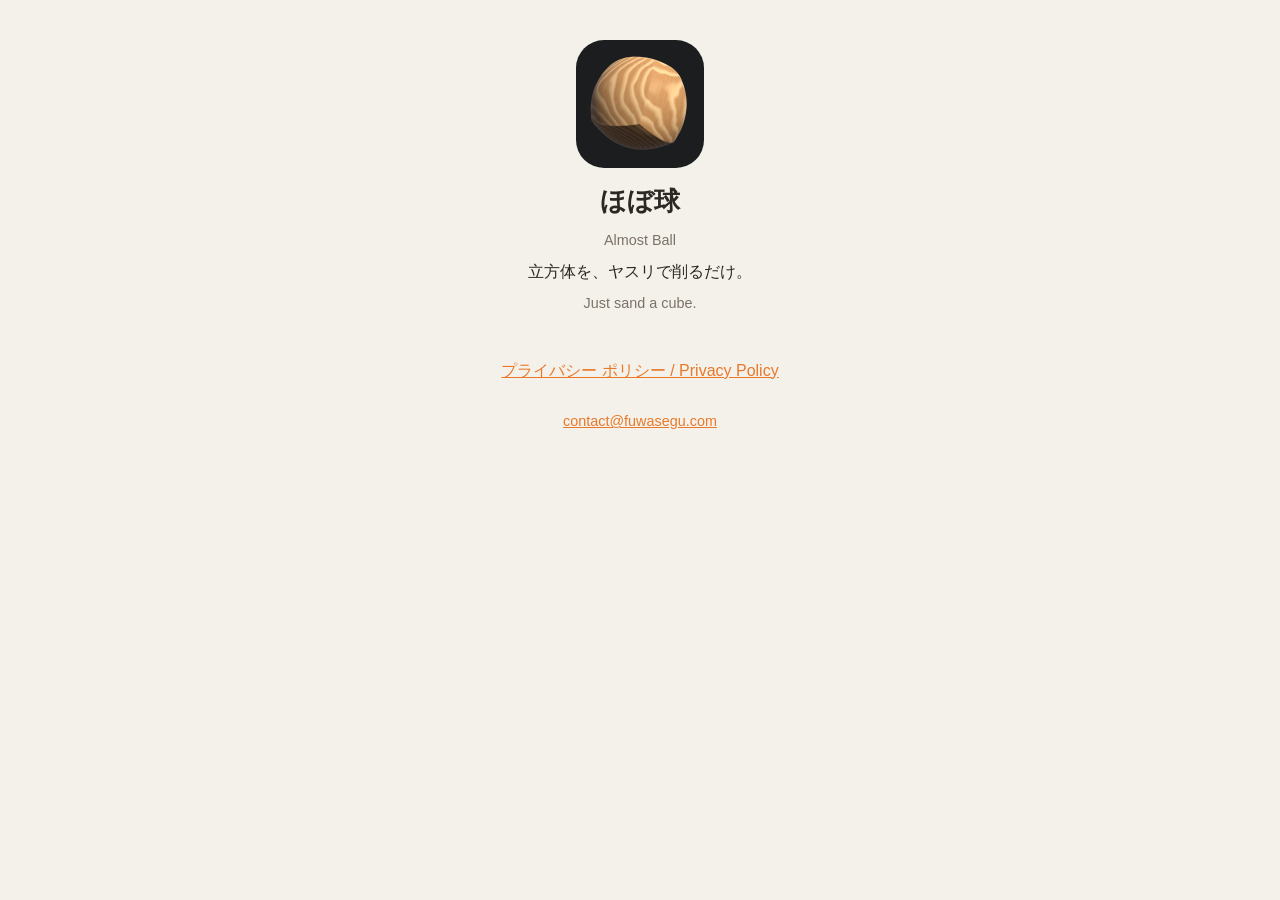
<file: index.html>
<!doctype html>
<html lang="ja">
<head>
<meta charset="utf-8">
<meta name="viewport" content="width=device-width, initial-scale=1">
<title>ほぼ球 / Almost Ball</title>
<meta name="description" content="立方体を、ヤスリで削るだけ。 / Just sand a cube.">
<link rel="icon" href="icon.png">
<link rel="stylesheet" href="style.css">
</head>
<body>
<main class="hero">
<img src="icon.png" alt="">
<h1>ほぼ球</h1>
<p class="sub">Almost Ball</p>
<p>立方体を、ヤスリで削るだけ。</p>
<p class="sub">Just sand a cube.</p>
<nav><a href="privacy/">プライバシー ポリシー / Privacy Policy</a></nav>
<p class="sub" style="margin-top:24px"><a href="mailto:contact@fuwasegu.com">contact@fuwasegu.com</a></p>
</main>
</body>
</html>
</file>
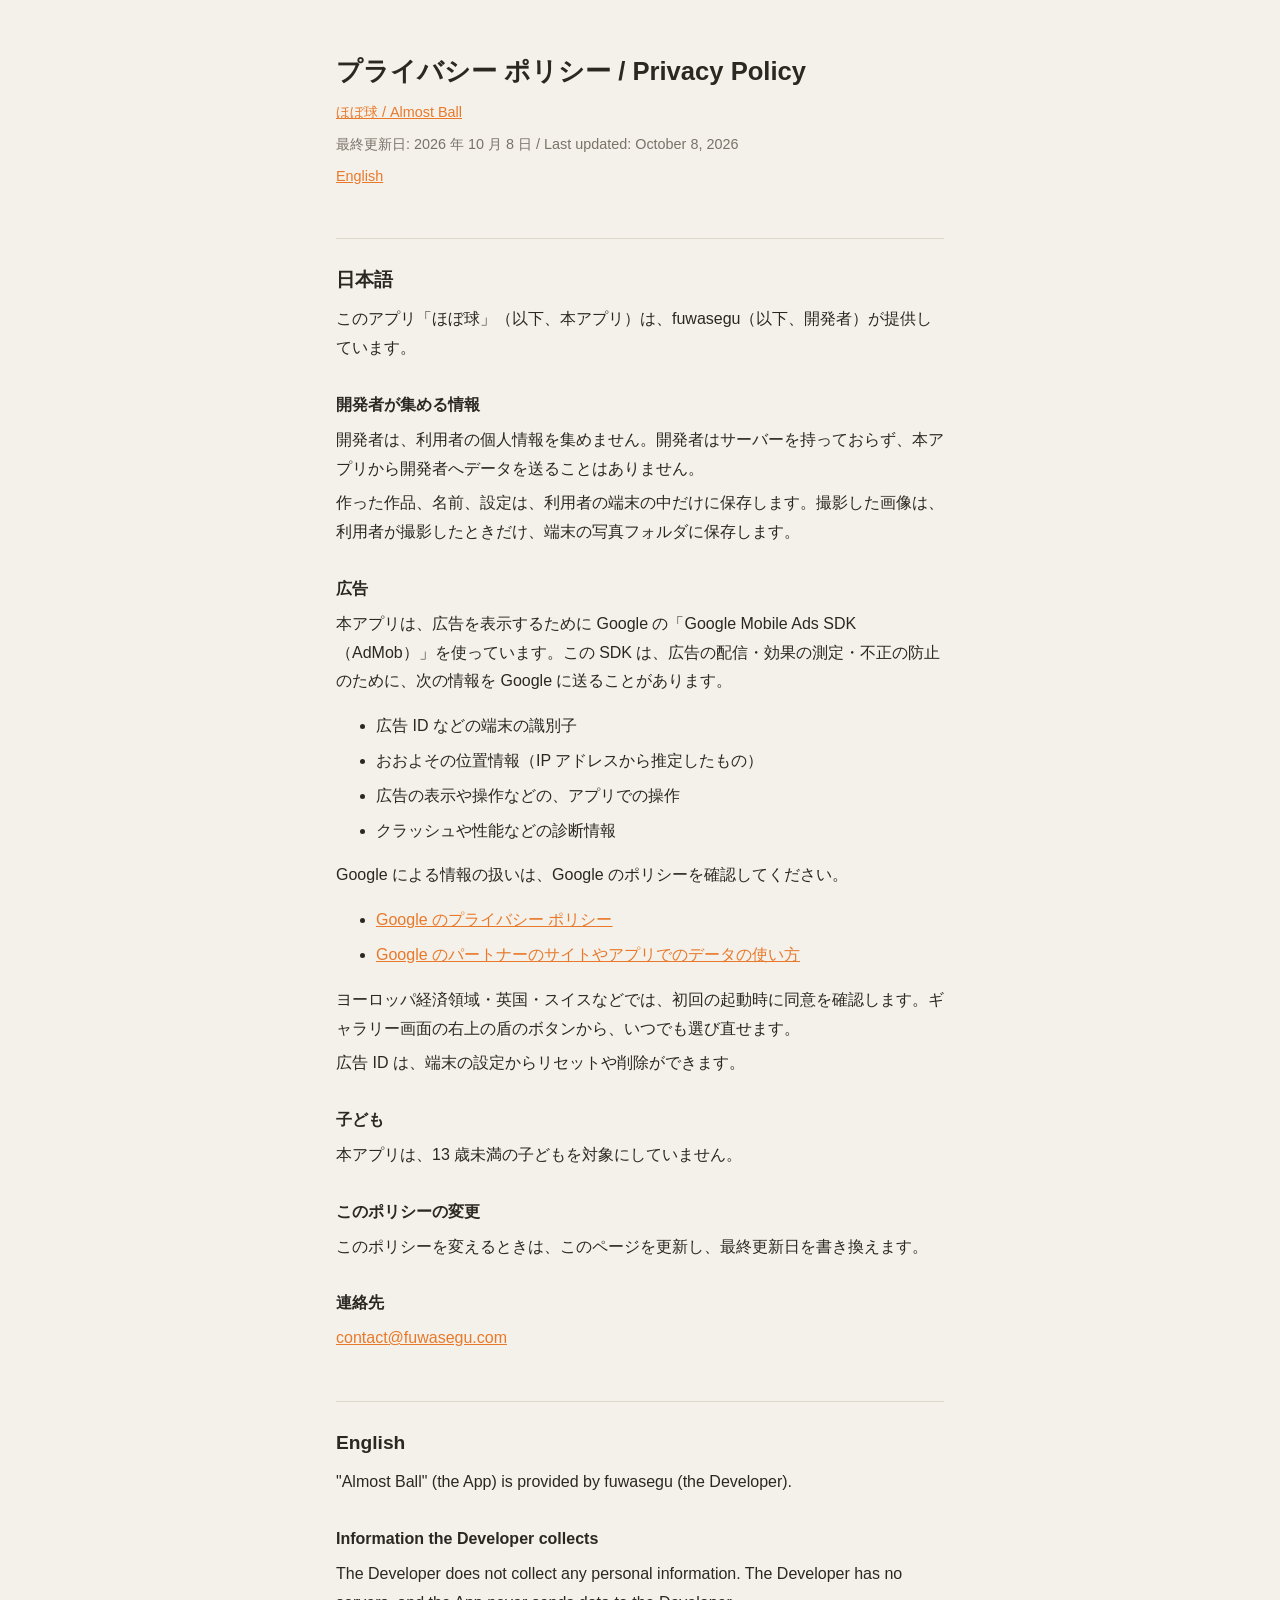
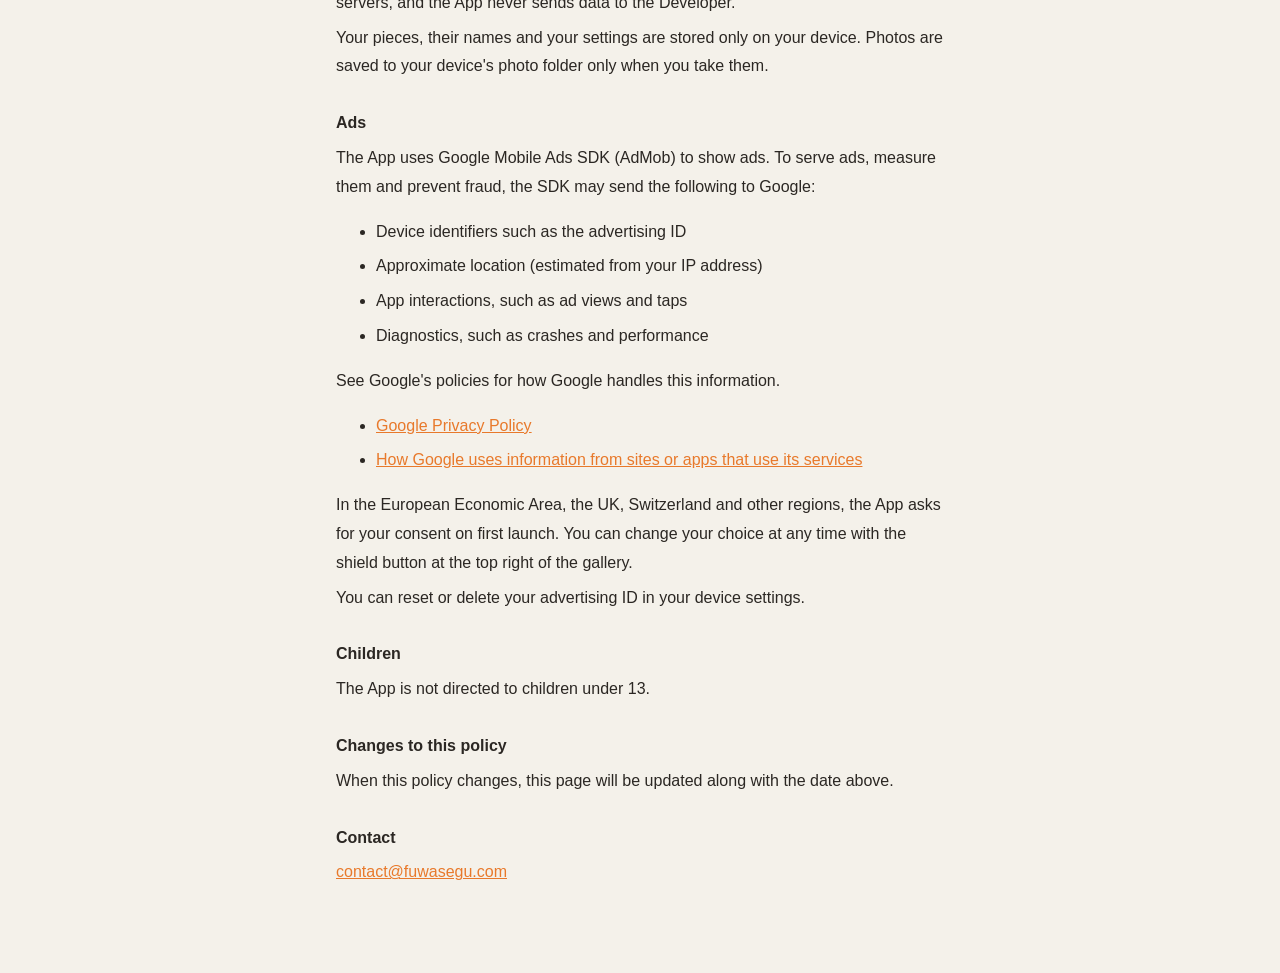
<file: privacy/index.html>
<!doctype html>
<html lang="ja">
<head>
<meta charset="utf-8">
<meta name="viewport" content="width=device-width, initial-scale=1">
<title>プライバシー ポリシー / Privacy Policy - ほぼ球</title>
<link rel="icon" href="../icon.png">
<link rel="stylesheet" href="../style.css">
</head>
<body>
<main>
<h1>プライバシー ポリシー / Privacy Policy</h1>
<p class="sub"><a href="../">ほぼ球 / Almost Ball</a></p>
<p class="sub">最終更新日: 2026 年 10 月 8 日 / Last updated: October 8, 2026</p>
<p class="sub"><a href="#en">English</a></p>

<h2>日本語</h2>
<p>このアプリ「ほぼ球」（以下、本アプリ）は、fuwasegu（以下、開発者）が提供しています。</p>

<h3>開発者が集める情報</h3>
<p>開発者は、利用者の個人情報を集めません。開発者はサーバーを持っておらず、本アプリから開発者へデータを送ることはありません。</p>
<p>作った作品、名前、設定は、利用者の端末の中だけに保存します。撮影した画像は、利用者が撮影したときだけ、端末の写真フォルダに保存します。</p>

<h3>広告</h3>
<p>本アプリは、広告を表示するために Google の「Google Mobile Ads SDK（AdMob）」を使っています。この SDK は、広告の配信・効果の測定・不正の防止のために、次の情報を Google に送ることがあります。</p>
<ul>
<li>広告 ID などの端末の識別子</li>
<li>おおよその位置情報（IP アドレスから推定したもの）</li>
<li>広告の表示や操作などの、アプリでの操作</li>
<li>クラッシュや性能などの診断情報</li>
</ul>
<p>Google による情報の扱いは、Google のポリシーを確認してください。</p>
<ul>
<li><a href="https://policies.google.com/privacy">Google のプライバシー ポリシー</a></li>
<li><a href="https://policies.google.com/technologies/partner-sites">Google のパートナーのサイトやアプリでのデータの使い方</a></li>
</ul>
<p>ヨーロッパ経済領域・英国・スイスなどでは、初回の起動時に同意を確認します。ギャラリー画面の右上の盾のボタンから、いつでも選び直せます。</p>
<p>広告 ID は、端末の設定からリセットや削除ができます。</p>

<h3>子ども</h3>
<p>本アプリは、13 歳未満の子どもを対象にしていません。</p>

<h3>このポリシーの変更</h3>
<p>このポリシーを変えるときは、このページを更新し、最終更新日を書き換えます。</p>

<h3>連絡先</h3>
<p><a href="mailto:contact@fuwasegu.com">contact@fuwasegu.com</a></p>

<h2 id="en" lang="en">English</h2>
<div lang="en">
<p>"Almost Ball" (the App) is provided by fuwasegu (the Developer).</p>

<h3>Information the Developer collects</h3>
<p>The Developer does not collect any personal information. The Developer has no servers, and the App never sends data to the Developer.</p>
<p>Your pieces, their names and your settings are stored only on your device. Photos are saved to your device's photo folder only when you take them.</p>

<h3>Ads</h3>
<p>The App uses Google Mobile Ads SDK (AdMob) to show ads. To serve ads, measure them and prevent fraud, the SDK may send the following to Google:</p>
<ul>
<li>Device identifiers such as the advertising ID</li>
<li>Approximate location (estimated from your IP address)</li>
<li>App interactions, such as ad views and taps</li>
<li>Diagnostics, such as crashes and performance</li>
</ul>
<p>See Google's policies for how Google handles this information.</p>
<ul>
<li><a href="https://policies.google.com/privacy">Google Privacy Policy</a></li>
<li><a href="https://policies.google.com/technologies/partner-sites">How Google uses information from sites or apps that use its services</a></li>
</ul>
<p>In the European Economic Area, the UK, Switzerland and other regions, the App asks for your consent on first launch. You can change your choice at any time with the shield button at the top right of the gallery.</p>
<p>You can reset or delete your advertising ID in your device settings.</p>

<h3>Children</h3>
<p>The App is not directed to children under 13.</p>

<h3>Changes to this policy</h3>
<p>When this policy changes, this page will be updated along with the date above.</p>

<h3>Contact</h3>
<p><a href="mailto:contact@fuwasegu.com">contact@fuwasegu.com</a></p>
</div>
</main>
</body>
</html>
</file>
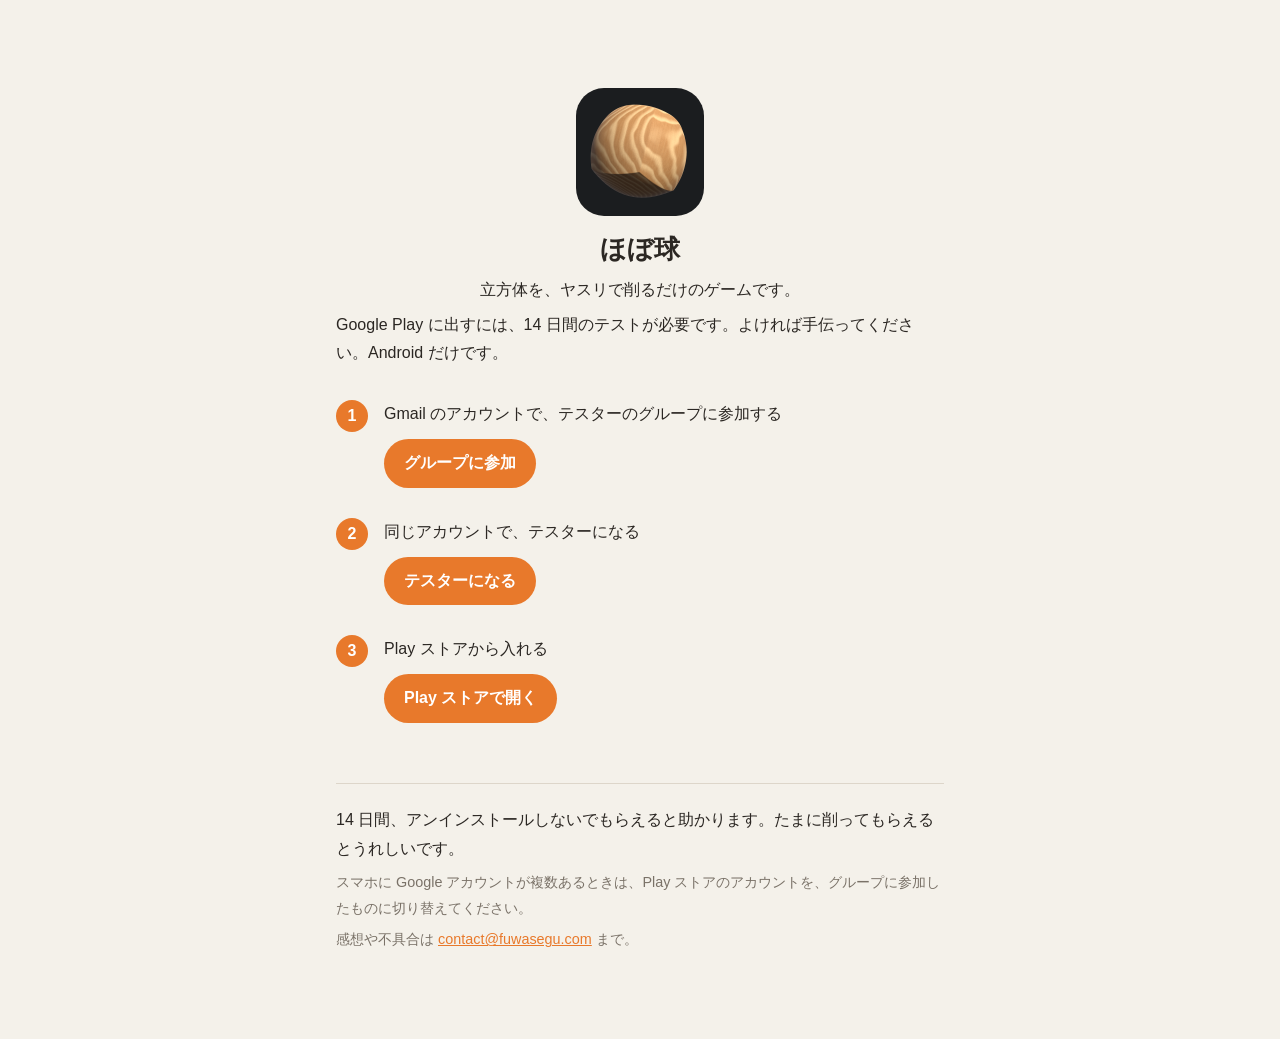
<file: test/index.html>
<!doctype html>
<html lang="ja">
<head>
<meta charset="utf-8">
<meta name="viewport" content="width=device-width, initial-scale=1">
<title>テストのお願い - ほぼ球</title>
<meta name="description" content="立方体を、ヤスリで削るだけのゲーム「ほぼ球」のテストに参加する方法。">
<meta property="og:title" content="ほぼ球のテストのお願い">
<meta property="og:description" content="立方体を、ヤスリで削るだけ。Google Play に出すための 14 日間のテストを手伝ってください。">
<meta property="og:image" content="https://almostball.fuwasegu.com/icon.png">
<link rel="icon" href="../icon.png">
<link rel="stylesheet" href="../style.css">
</head>
<body>
<main>
<div class="hero">
<img src="../icon.png" alt="">
<h1>ほぼ球</h1>
<p>立方体を、ヤスリで削るだけのゲームです。</p>
</div>

<p>Google Play に出すには、14 日間のテストが必要です。よければ手伝ってください。Android だけです。</p>

<ol class="steps">
<li>
<p>Gmail のアカウントで、テスターのグループに参加する</p>
<a class="button" href="https://groups.google.com/g/almost-ball-testers">グループに参加</a>
</li>
<li>
<p>同じアカウントで、テスターになる</p>
<a class="button" href="https://play.google.com/apps/testing/com.fuwasegu.almostball">テスターになる</a>
</li>
<li>
<p>Play ストアから入れる</p>
<a class="button" href="https://play.google.com/store/apps/details?id=com.fuwasegu.almostball">Play ストアで開く</a>
</li>
</ol>

<div class="note">
<p>14 日間、アンインストールしないでもらえると助かります。たまに削ってもらえるとうれしいです。</p>
<p class="sub">スマホに Google アカウントが複数あるときは、Play ストアのアカウントを、グループに参加したものに切り替えてください。</p>
<p class="sub">感想や不具合は <a href="mailto:contact@fuwasegu.com">contact@fuwasegu.com</a> まで。</p>
</div>
</main>
</body>
</html>
</file>
<file: style.css>
:root { --bg: #f4f1ea; --fg: #2b2723; --sub: #7a7268; --accent: #e8792b; --line: #ddd6ca; }
@media (prefers-color-scheme: dark) { :root { --bg: #1d1b19; --fg: #ece6dc; --sub: #a39a8e; --line: #3a3631; } }
* { box-sizing: border-box; }
body { margin: 0; background: var(--bg); color: var(--fg); font: 16px/1.8 -apple-system, "Hiragino Sans", "Noto Sans JP", sans-serif; }
main { max-width: 640px; margin: 0 auto; padding: 48px 16px 80px; }
h1 { font-size: 1.6rem; margin: 0 0 4px; }
h2 { font-size: 1.2rem; margin: 48px 0 8px; padding-top: 24px; border-top: 1px solid var(--line); }
h3 { font-size: 1rem; margin: 28px 0 4px; }
p, li { margin: 6px 0; }
.sub { color: var(--sub); font-size: .9rem; }
a { color: var(--accent); }
.hero { text-align: center; padding-top: 40px; }
.hero img { width: 128px; height: 128px; border-radius: 28px; }
.hero p { margin: 4px 0; }
nav { margin-top: 40px; }
ol.steps { list-style: none; padding: 0; margin: 32px 0; counter-reset: step; }
ol.steps li { counter-increment: step; position: relative; padding: 0 0 28px 48px; margin: 0; }
ol.steps li::before { content: counter(step); position: absolute; left: 0; top: 0; width: 32px; height: 32px; border-radius: 50%; background: var(--accent); color: #fff; font-weight: bold; text-align: center; line-height: 32px; }
ol.steps p { margin: 2px 0 10px; }
.button { display: inline-block; padding: 10px 20px; border-radius: 999px; background: var(--accent); color: #fff; font-weight: bold; text-decoration: none; }
.note { border-top: 1px solid var(--line); padding-top: 16px; }
</file>
